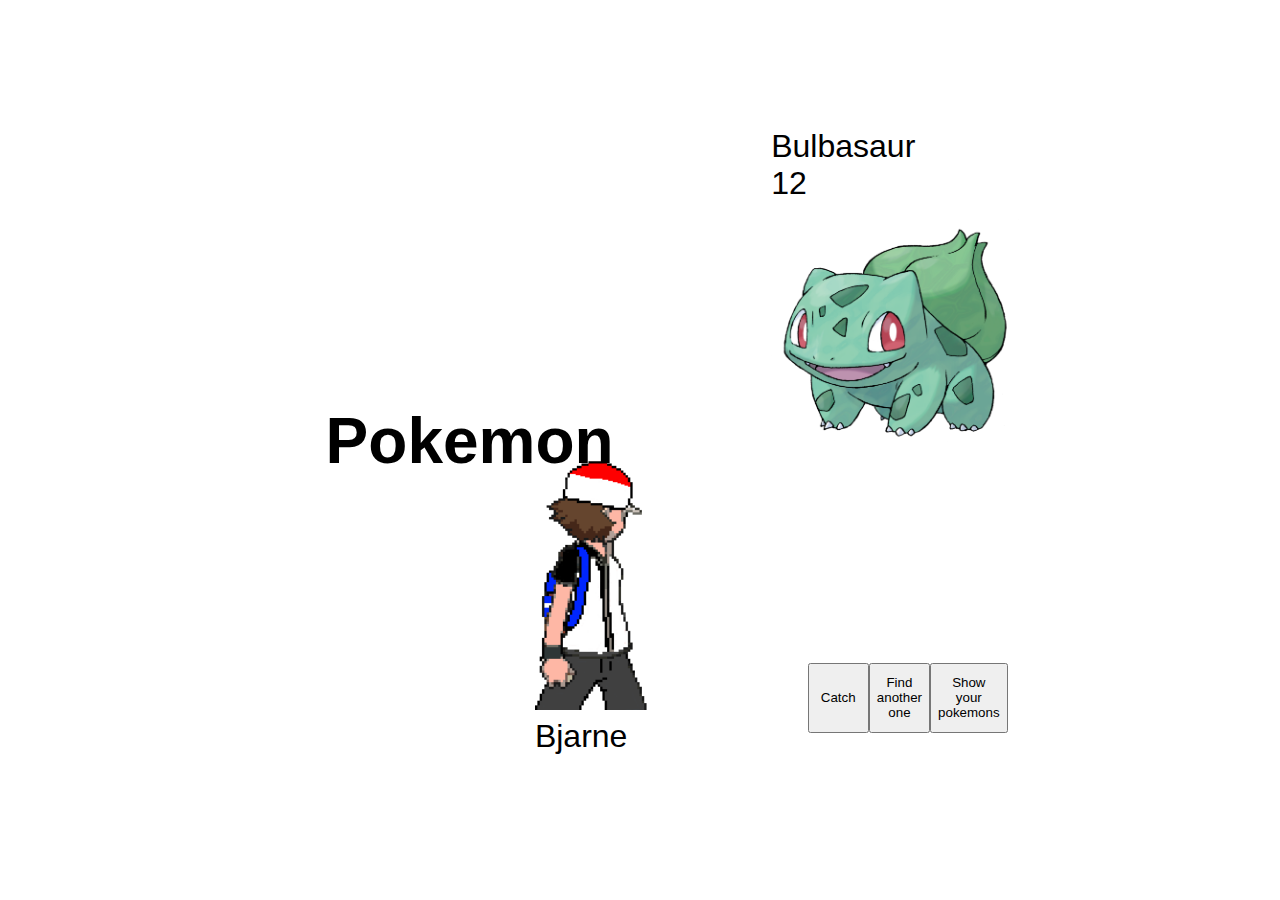
<file: pokemon-app/index.html>
<!DOCTYPE html>
<html lang="en">
  <head>
    <meta charset="UTF-8" />
    <meta name="viewport" content="width=device-width, initial-scale=1.0" />
    <title>Pokemon Oppgave</title>
    <link rel="stylesheet" href="style.css" />
  </head>
  <body>
    <div id="app"></div>
    <script src="script/model.js"></script>
    <script src="script/view.js"></script>
    <script src="script/controller.js"></script>
  </body>
</html>
</file>
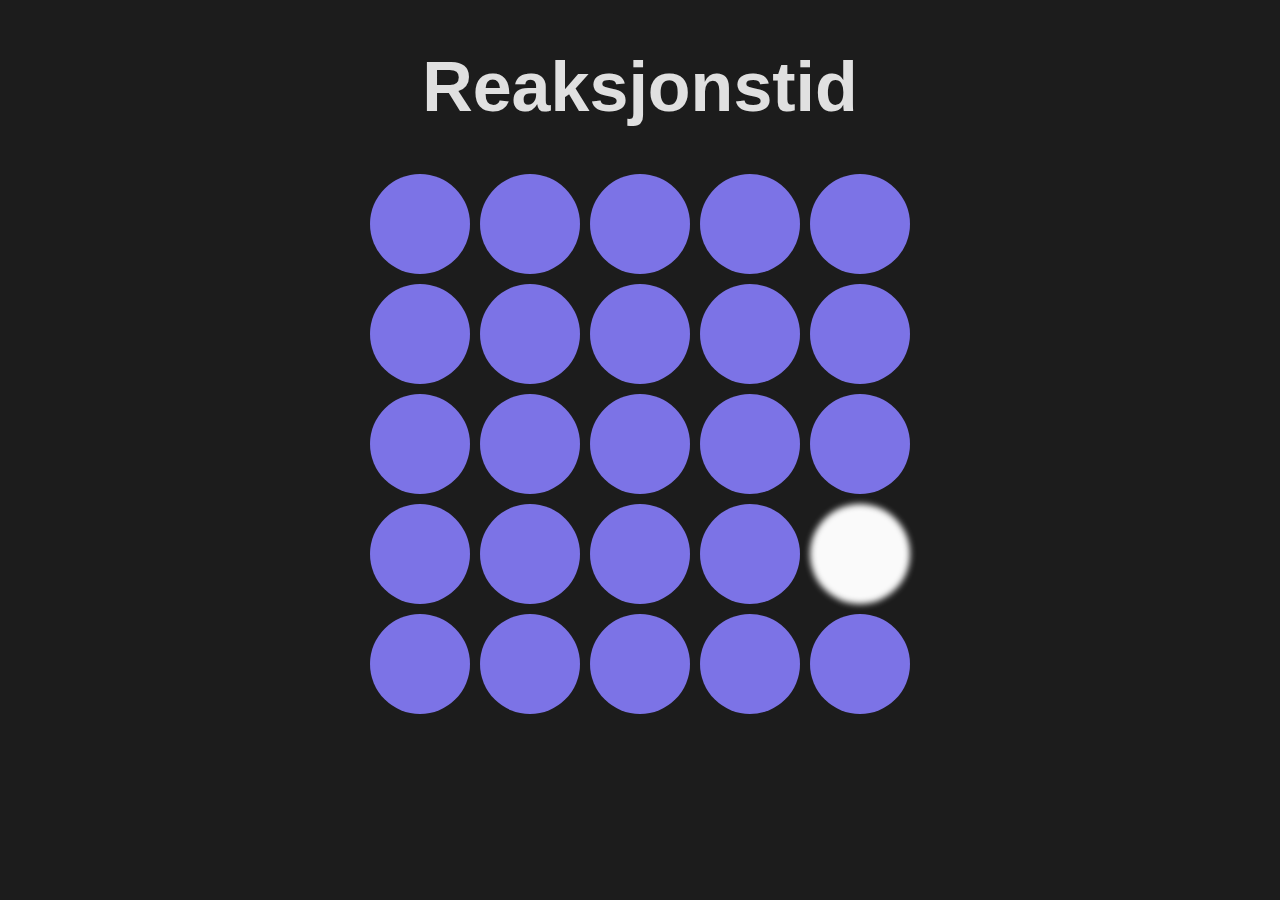
<file: reaction-time/index.html>
<!DOCTYPE html>
<html lang="en">
  <head>
    <meta charset="UTF-8" />
    <meta name="viewport" content="width=device-width, initial-scale=1.0" />
    <title>Reaksjonstid</title>
    <link rel="stylesheet" href="style.css" />
  </head>
  <body>
    <div id="app"></div>
    <script src="script/model.js"></script>
    <script src="script/view.js"></script>
    <script src="script/controller.js"></script>
  </body>
</html>
</file>
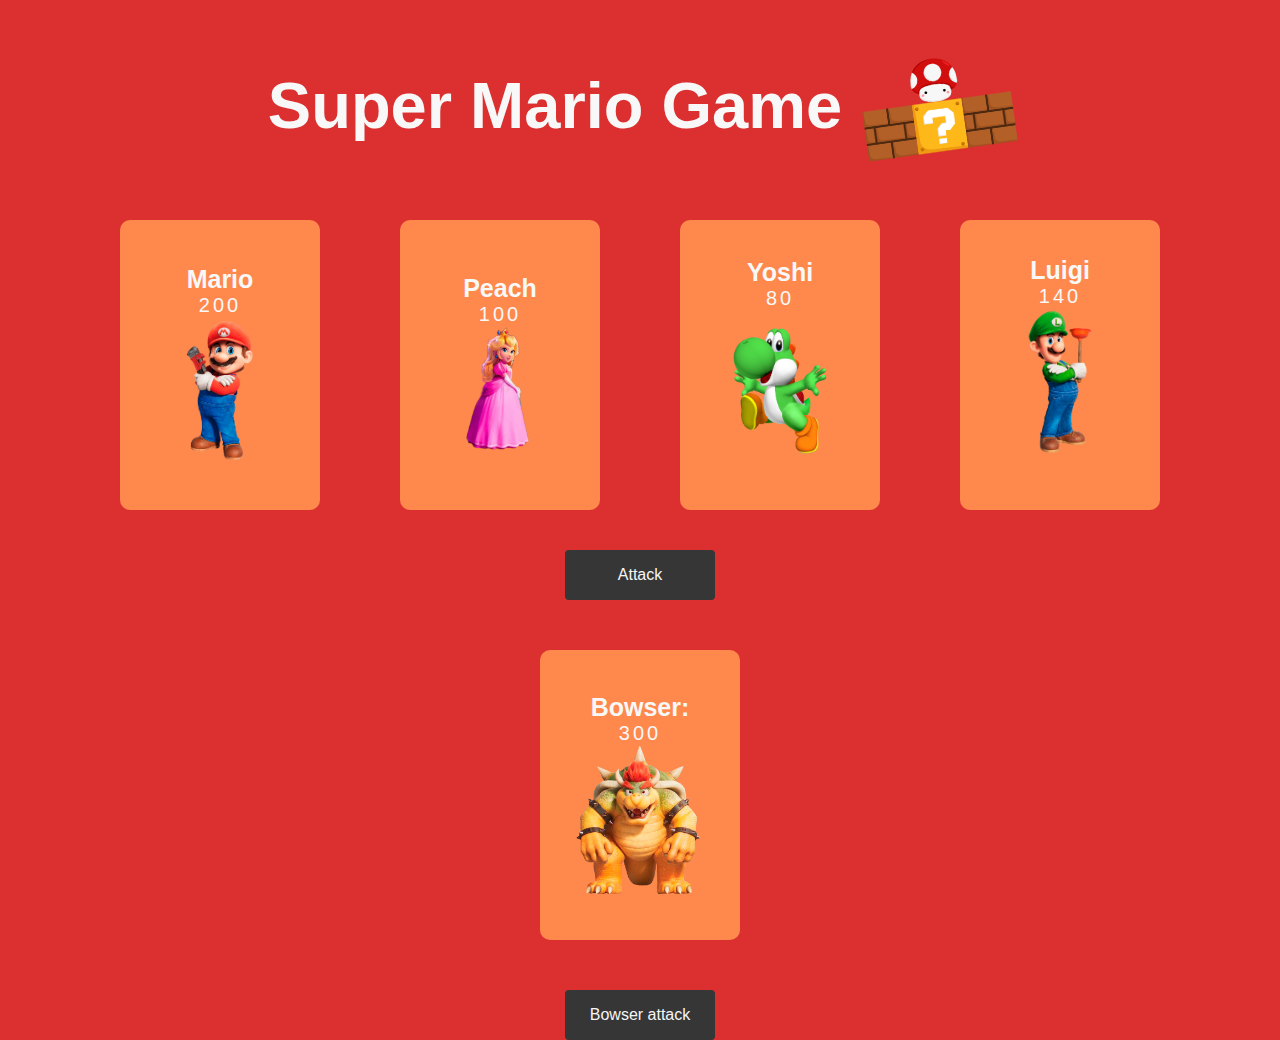
<file: super-mario/index.html>
<!DOCTYPE html>
<html lang="en">
  <head>
    <meta charset="UTF-8" />
    <meta
      name="viewport"
      content="width=device-width, initial-scale=1.0" />
    <title>Super Mario Ekstraoppgave</title>
    <link
      rel="stylesheet"
      href="style.css" />
  </head>
  <body>
    <div id="app"></div>
    <script src="script.js"></script>
  </body>
</html>
</file>
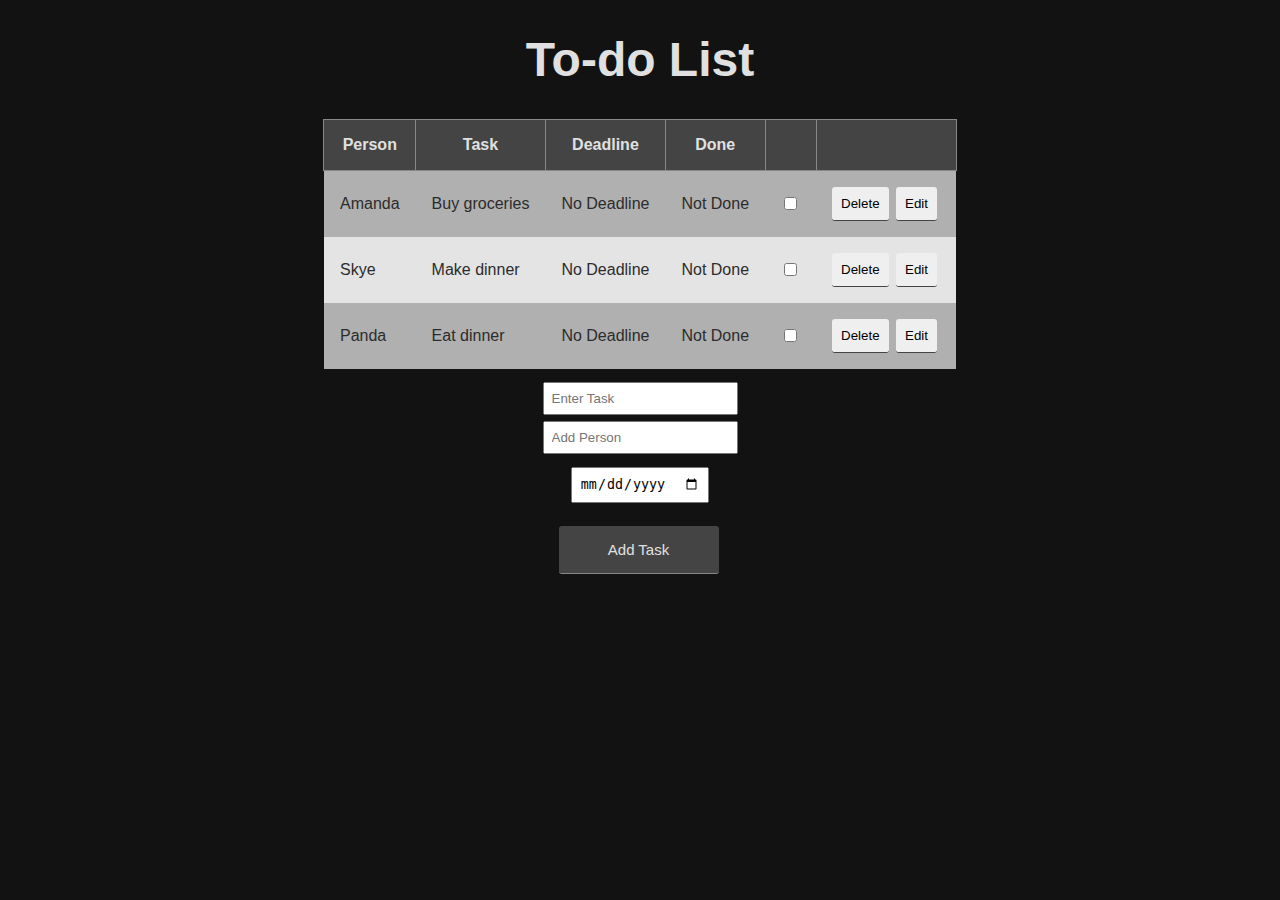
<file: todo-basic/index.html>
<!doctype html>
<html lang="en">
<head>
    <meta charset="UTF-8"/>
    <meta content="width=device-width, initial-scale=1.0" name="viewport"/>
    <title>To-do List</title>
    <link href="style.css" rel="stylesheet"/>
</head>
<body>
    <div id="app"></div>
    <script src="script/model.js"></script>
    <script src="script/view.js"></script>
    <script src="script/controller.js"></script>
</body>
</html>
</file>
<file: pokemon-app/style.css>
body {
  margin: 0;
  font-family: 'Canela Deck', sans-serif;
}

#app {
  display: flex;
  align-items: center;
  justify-content: center;
  height: 98vh;
  width: 98vw;
  font-family: 'Orbitron', sans-serif;
  font-family: 'Roboto Condensed', sans-serif;
  font-size: 32px;
}

.opposing-pokemon {
  margin-left: 50%;
}

button {
  height: 70px;
  width: 100px;
}

.btn-container {
  width: 200px;
  display: flex;
  margin-bottom: 22px;
  margin-left: 50%;
}

img {
  width: auto;
  height: 250px;
}

.bottom-screen {
  display: flex;
  align-items: flex-end;
  justify-content: center;
  flex-direction: row;
}

.caught-container {
  display: flex;
  align-items: center;
  justify-content: center;
  flex-direction: column;
}

.my-pokemons {
  text-align: center;
}
</file>
<file: reaction-time/style.css>
body {
  margin: 0;
  font-family: 'Canela Deck', sans-serif;
  background-color: #1c1c1c;
  color: #e0e0e0;
}

h1 {
  text-align: center;
  font-size: 70px;
}

.center {
  display: flex;
  justify-content: center;
  align-items: center;
}

.main-container {
  width: 600px;
}

.circle {
  width: 100px;
  height: 100px;
  border-radius: 50%;
  background-color: #7c73e6;
  transition: all 300ms;
}

.circle:hover {
  transform: scale(1.1);
}

.lightOn {
  background-color: #fafafa;
  filter: blur(3px);
}

#myLamps {
  display: flex;
  flex-wrap: wrap;
  gap: 10px;
}

#reactionTime {
  margin-top: 30px;
  height: 20px;
  font-size: 20px;
  text-align: center;
}
</file>
<file: super-mario/style.css>
body {
  margin: 0;
  font-family: "Josefin Sans", sans-serif;
  background-color: #dc2f2f;
  color: #f8f8f8;
}

.center {
  display: flex;
  justify-content: center;
  align-items: center;
}

.char-container.selected {
  background-color: #06b4b4;
}

h1 {
  text-align: center;
  font-size: 65px;
  margin: 0;
  margin-right: 20px;
}

.block-container {
  margin: 0;
  margin-top: 30px;
}

.block {
  width: 150px;
  transform: rotate(-8deg);
}

.char-container {
  height: 290px;
  width: 200px;
  margin: 40px;
  flex-direction: column;
  border-radius: 10px;
  background-color: #ff894c;
  transition: all 300ms;
}

.char-container:hover {
  background-color: #06b4b4;
  cursor: pointer;
}

.char {
  cursor: pointer;
  font-size: 25px;
  font-weight: 700;
}

.score {
  font-size: 20px;
  letter-spacing: 3px;
}

img {
  width: 130px;
}

.btn-container {
  margin-bottom: 10px;
}

button {
  border: 0;
  border-radius: 4px;
  width: 150px;
  height: 50px;
  font-size: 16px;
  background-color: #363636;
  color: #f5f5f5;
  cursor: pointer;
  transition: all 400ms;
}

button:hover {
  transform: translateY(-4px);
}

.btn-bowser {
  margin-top: 10px;
}
</file>
<file: todo-basic/style.css>
body {
    font-family: "Monospaced", sans-serif;
    margin: 0;
    background-color: #121212;
    color: #E0E0E0;
}

.center {
    display: flex;
    justify-content: center;
    align-items: center;
    flex-direction: column;
}

h1 {
    text-align: center;
    font-size: 3rem;
}

table,
tr,
td,
th {
    border-collapse: collapse;
}

td,
th {
    padding: 16px;
}

th {
    background-color: #444444;
    border: 1px solid #888888;
    color: #E0E0E0;
}

tr:nth-child(even) {
    background: #B0B0B0;
    color: #2C2C2C;
}

tr:nth-child(odd) {
    background: #E4E4E4;
    color: #2C2C2C;
}

.input-container {
    margin-top: 10px;
}

input {
    margin: 3px;
    padding: 7px;
}

#taskDeadline {
    margin-top: 10px;
}

button {
    border: 0;
    border-bottom: 1px solid #444444;
    border-radius: 3px;
    padding: 9px;
    margin-right: 3px;
    cursor: pointer;
    transition: all 500ms;
}

button:hover {
    transform: translateY(-2px);
}

.btn-submit {
    background-color: #444444;
    color: #E0E0E0;
    margin-top: 20px;
    border: 0;
    border-bottom: 1px solid #888888;
    padding: 15px;
    width: 160px;
    border-radius: 3px;
    cursor: pointer;
    transition: all 600ms;
    font-size: 15px;
}

.btn-submit:hover {
    background-color: #2C2C2C;
    transform: translateY(2px);
}
</file>
